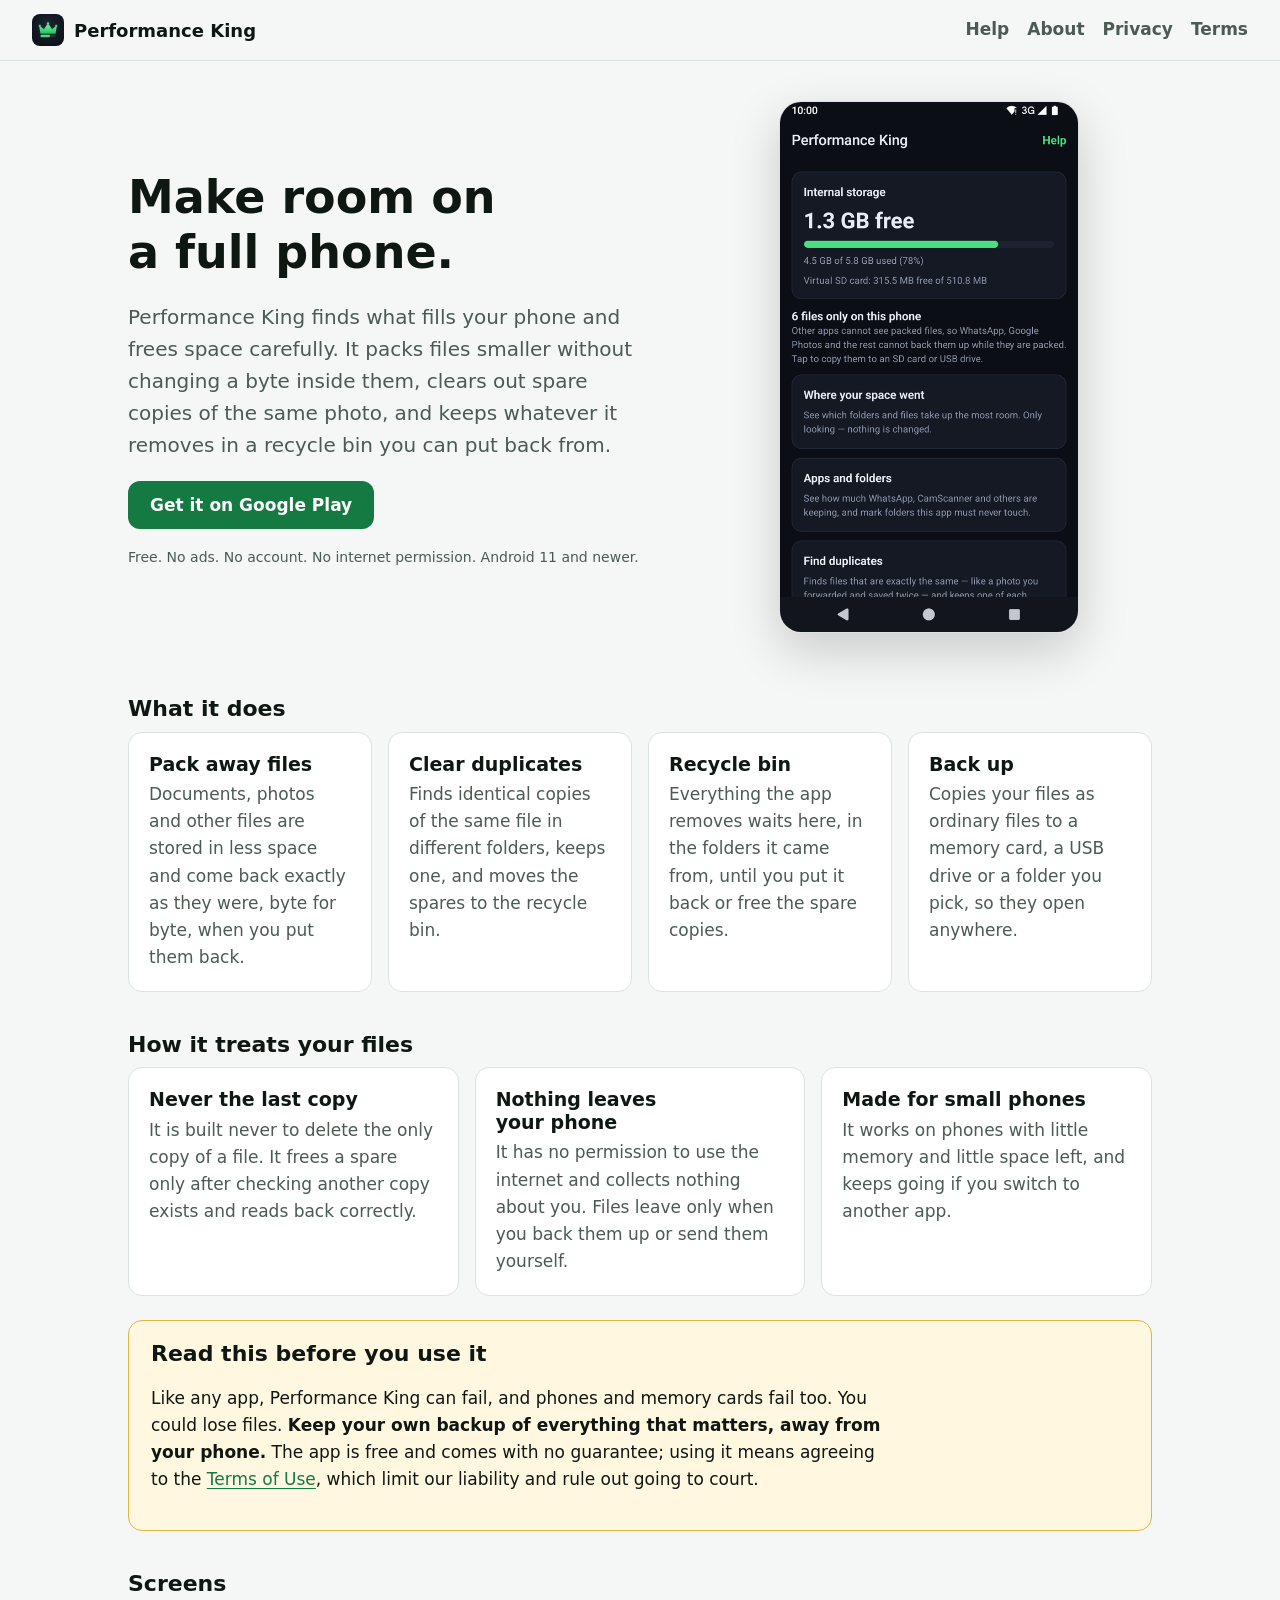
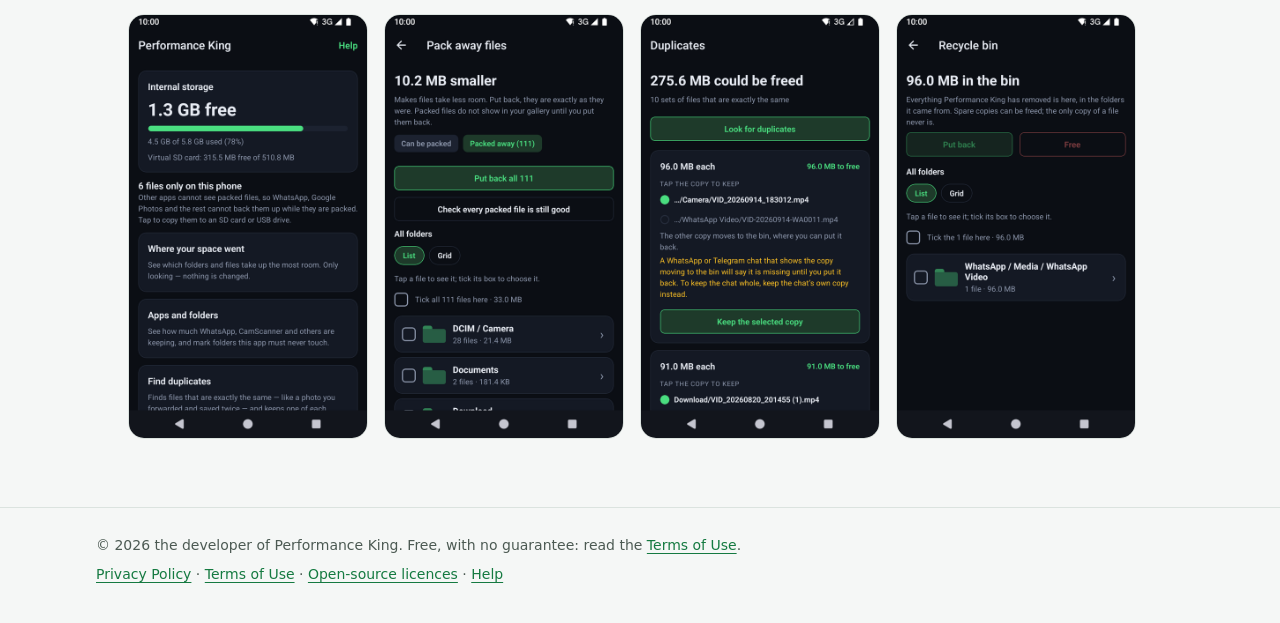
<file: index.html>
<!doctype html>
<html lang="en">
<head>
<meta charset="utf-8">
<meta name="viewport" content="width=device-width, initial-scale=1">
<title>Performance King — make room on a full phone</title>
<meta name="description" content="Performance King frees space on a full Android phone carefully: it packs files smaller, clears spare copies, and keeps a recycle bin. It never deletes the only copy of a file and has no internet access.">
<meta name="color-scheme" content="light dark">
<link rel="icon" href="img/icon-192.png">
<link rel="stylesheet" href="styles.css">
</head>
<body>
<header class="bar">
  <a class="brand" href="./"><img src="img/icon-192.png" alt="" width="32" height="32">Performance King</a>
  <nav><a href="support.html">Help</a><a href="about.html">About</a><a href="privacy.html">Privacy</a><a href="terms.html">Terms</a></nav>
</header>
<main class="wide">
<section class="hero">
  <div>
    <h1>Make room on a full phone.</h1>
    <p class="lead">Performance King finds what fills your phone and frees space carefully. It packs files smaller without changing a byte inside them, clears out spare copies of the same photo, and keeps whatever it removes in a recycle bin you can put back from.</p>
    <p><a class="cta" href="https://play.google.com/store/apps/details?id=com.performanceking.app">Get it on Google Play</a></p>
    <p class="small">Free. No ads. No account. No internet permission. Android 11 and newer.</p>
  </div>
  <img class="shot" src="img/screen-01-home.png" alt="Performance King's home screen, showing free storage and what can be done" width="300">
</section>

<h2>What it does</h2>
<div class="grid">
  <div class="card"><h3>Pack away files</h3><p>Documents, photos and other files are stored in less space and come back exactly as they were, byte for byte, when you put them back.</p></div>
  <div class="card"><h3>Clear duplicates</h3><p>Finds identical copies of the same file in different folders, keeps one, and moves the spares to the recycle bin.</p></div>
  <div class="card"><h3>Recycle bin</h3><p>Everything the app removes waits here, in the folders it came from, until you put it back or free the spare copies.</p></div>
  <div class="card"><h3>Back up</h3><p>Copies your files as ordinary files to a memory card, a USB drive or a folder you pick, so they open anywhere.</p></div>
</div>

<h2>How it treats your files</h2>
<div class="grid">
  <div class="card"><h3>Never the last copy</h3><p>It is built never to delete the only copy of a file. It frees a spare only after checking another copy exists and reads back correctly.</p></div>
  <div class="card"><h3>Nothing leaves your phone</h3><p>It has no permission to use the internet and collects nothing about you. Files leave only when you back them up or send them yourself.</p></div>
  <div class="card"><h3>Made for small phones</h3><p>It works on phones with little memory and little space left, and keeps going if you switch to another app.</p></div>
</div>

<section class="warn">
  <h2>Read this before you use it</h2>
  <p>Like any app, Performance King can fail, and phones and memory cards fail too. You could lose files. <strong>Keep your own backup of everything that matters, away from your phone.</strong> The app is free and comes with no guarantee; using it means agreeing to the <a href="terms.html">Terms of Use</a>, which limit our liability and rule out going to court.</p>
</section>

<h2>Screens</h2>
<div class="shots"><img src="img/screen-01-home.png" alt="A screen of Performance King" loading="lazy" width="240"><img src="img/screen-02-vault.png" alt="A screen of Performance King" loading="lazy" width="240"><img src="img/screen-03-duplicates.png" alt="A screen of Performance King" loading="lazy" width="240"><img src="img/screen-04-bin.png" alt="A screen of Performance King" loading="lazy" width="240"><img src="img/screen-05-onlycopy.png" alt="A screen of Performance King" loading="lazy" width="240"><img src="img/screen-06-backup.png" alt="A screen of Performance King" loading="lazy" width="240"><img src="img/screen-07-welcome.png" alt="A screen of Performance King" loading="lazy" width="240"></div>

</main>
<footer>
  <p>© 2026 the developer of Performance King. Free, with no guarantee: read the <a href="terms.html">Terms of Use</a>.</p>
  <p><a href="privacy.html">Privacy Policy</a> · <a href="terms.html">Terms of Use</a> · <a href="licenses.html">Open-source licences</a> · <a href="support.html">Help</a></p>
</footer>
</body>
</html>
</file>
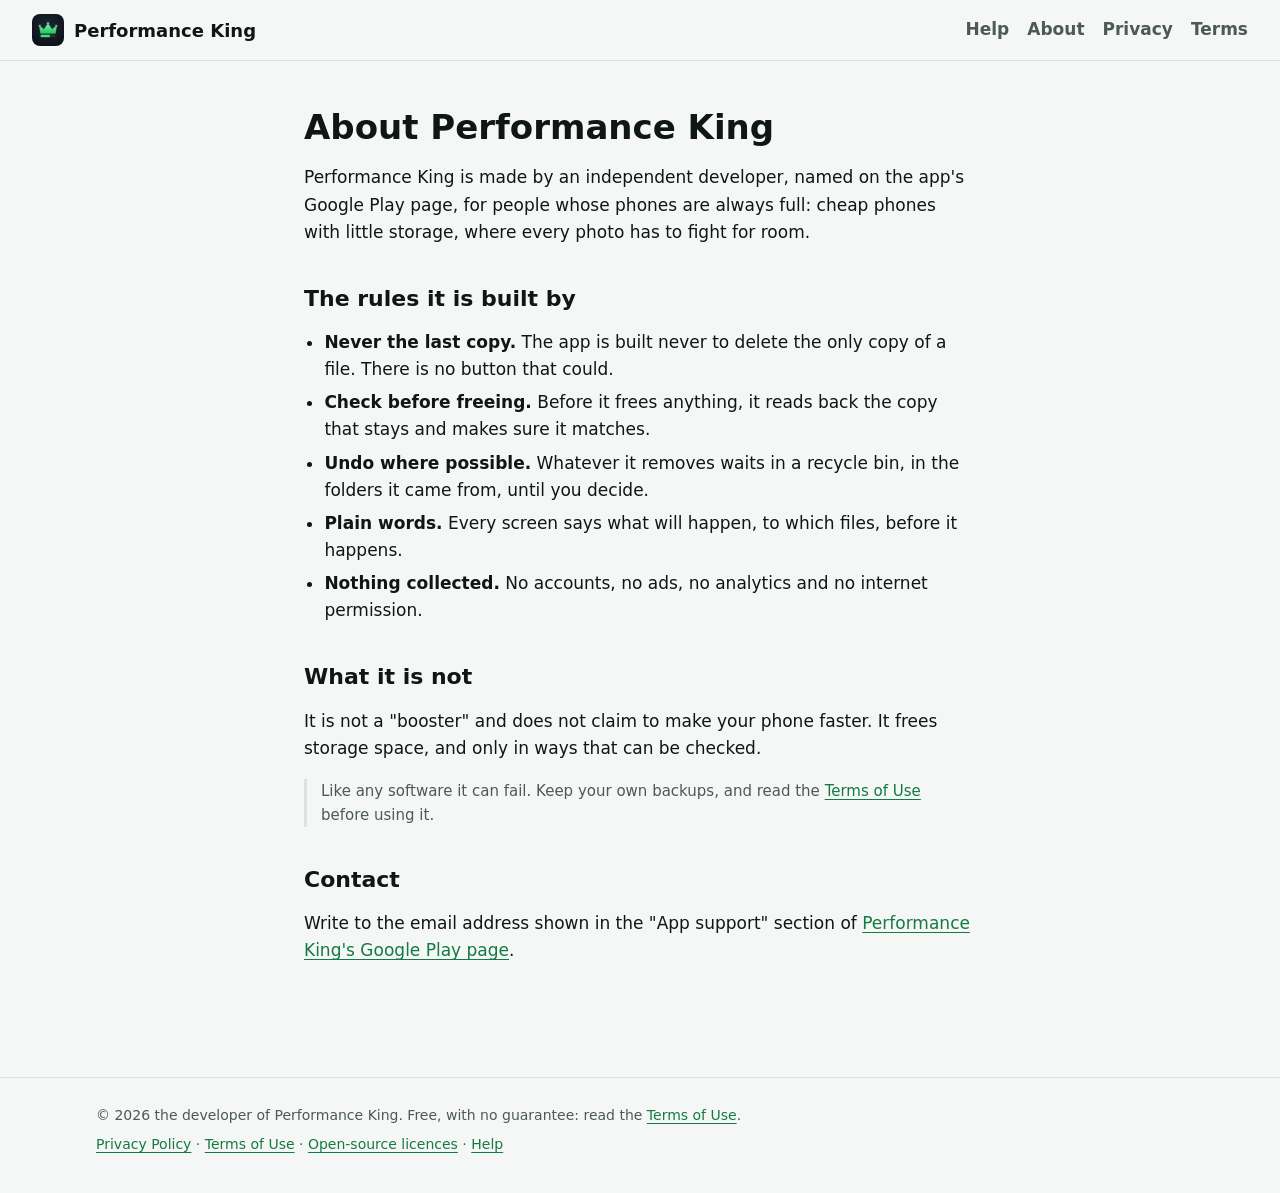
<file: about.html>
<!doctype html>
<html lang="en">
<head>
<meta charset="utf-8">
<meta name="viewport" content="width=device-width, initial-scale=1">
<title>About Performance King</title>
<meta name="description" content="Who makes Performance King, and the rules it is built by.">
<meta name="color-scheme" content="light dark">
<link rel="icon" href="img/icon-192.png">
<link rel="stylesheet" href="styles.css">
</head>
<body>
<header class="bar">
  <a class="brand" href="./"><img src="img/icon-192.png" alt="" width="32" height="32">Performance King</a>
  <nav><a href="support.html">Help</a><a href="about.html">About</a><a href="privacy.html">Privacy</a><a href="terms.html">Terms</a></nav>
</header>
<main class="doc">
<h1>About Performance King</h1>
<p>Performance King is made by an independent developer, named on the app's Google Play page, for people whose phones are always full: cheap phones with little storage, where every photo has to fight for room.</p>
<h2>The rules it is built by</h2>
<ul>
  <li><strong>Never the last copy.</strong> The app is built never to delete the only copy of a file. There is no button that could.</li>
  <li><strong>Check before freeing.</strong> Before it frees anything, it reads back the copy that stays and makes sure it matches.</li>
  <li><strong>Undo where possible.</strong> Whatever it removes waits in a recycle bin, in the folders it came from, until you decide.</li>
  <li><strong>Plain words.</strong> Every screen says what will happen, to which files, before it happens.</li>
  <li><strong>Nothing collected.</strong> No accounts, no ads, no analytics and no internet permission.</li>
</ul>
<h2>What it is not</h2>
<p>It is not a "booster" and does not claim to make your phone faster. It frees storage space, and only in ways that can be checked.</p>
<p class="note">Like any software it can fail. Keep your own backups, and read the <a href="terms.html">Terms of Use</a> before using it.</p>
<h2>Contact</h2>
<p>Write to the email address shown in the "App support" section of <a href="https://play.google.com/store/apps/details?id=com.performanceking.app">Performance King's Google Play page</a>.</p>
</main>
<footer>
  <p>© 2026 the developer of Performance King. Free, with no guarantee: read the <a href="terms.html">Terms of Use</a>.</p>
  <p><a href="privacy.html">Privacy Policy</a> · <a href="terms.html">Terms of Use</a> · <a href="licenses.html">Open-source licences</a> · <a href="support.html">Help</a></p>
</footer>
</body>
</html>
</file>
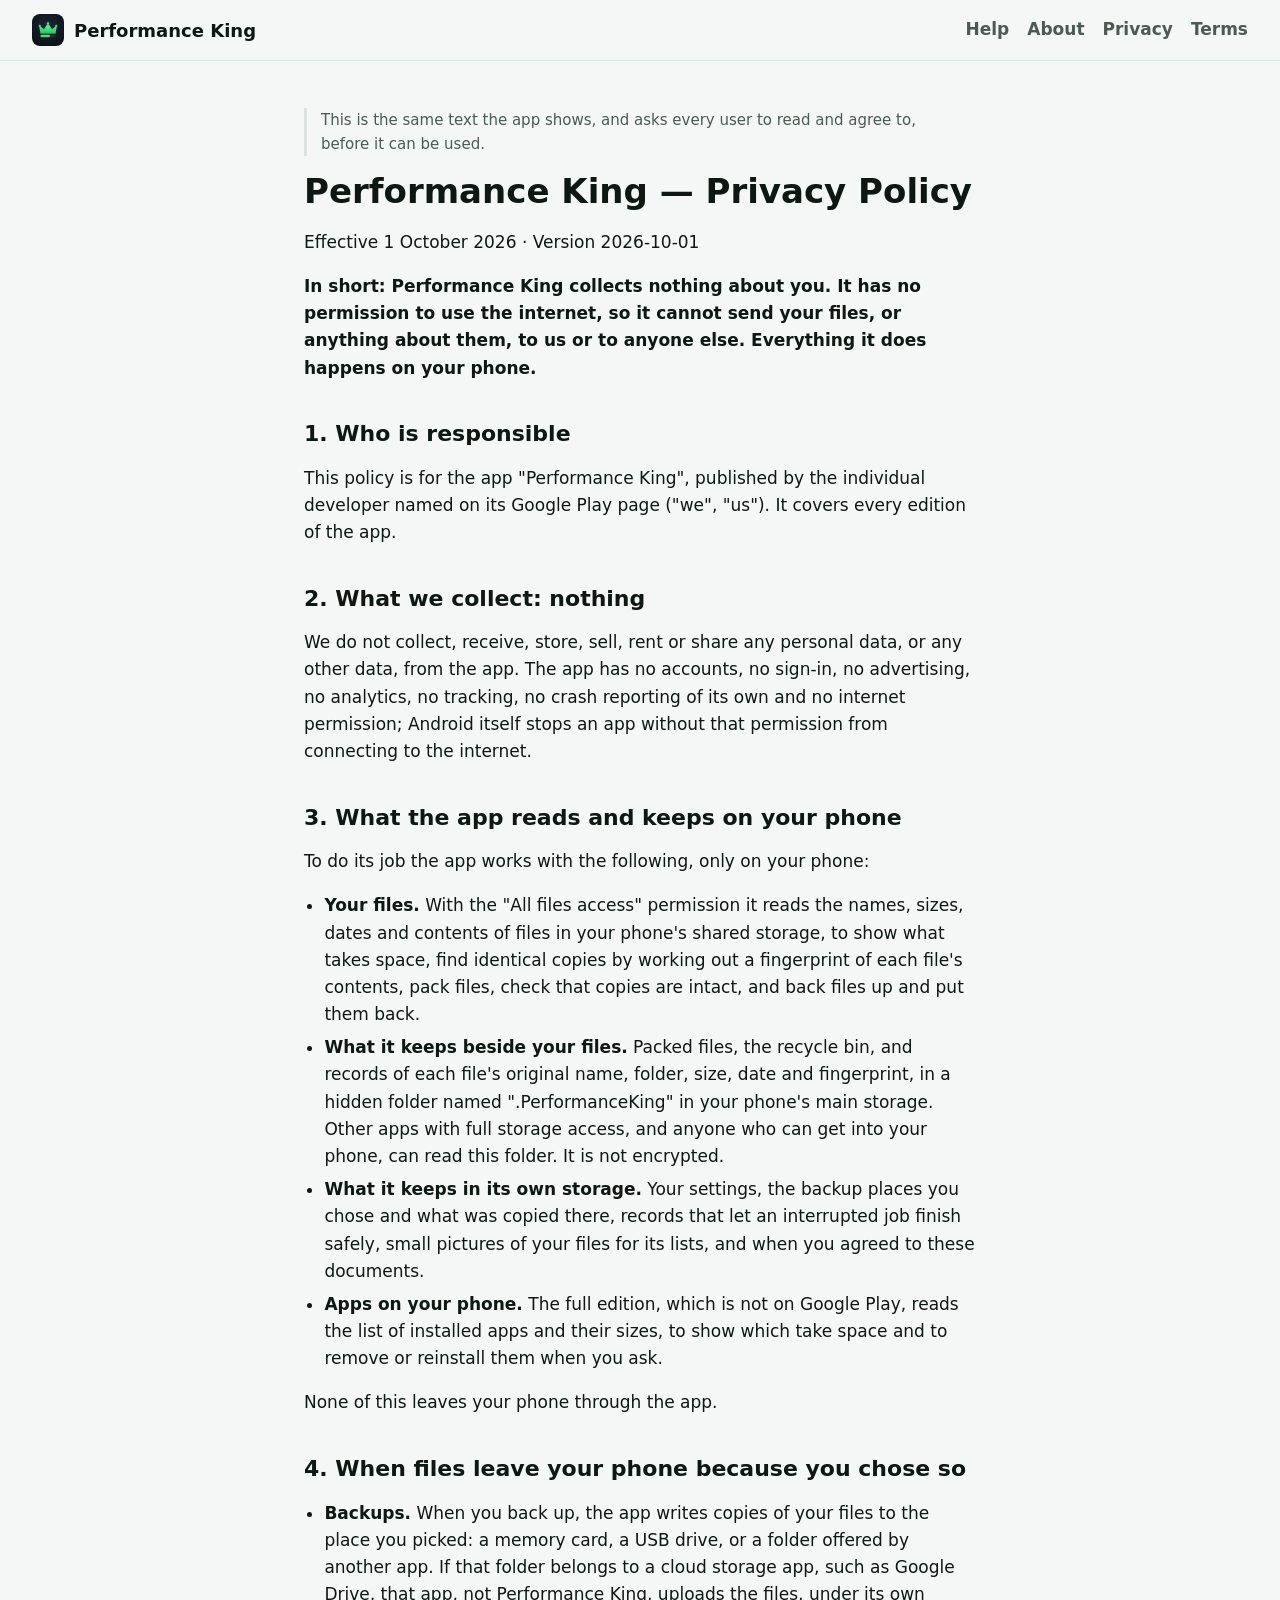
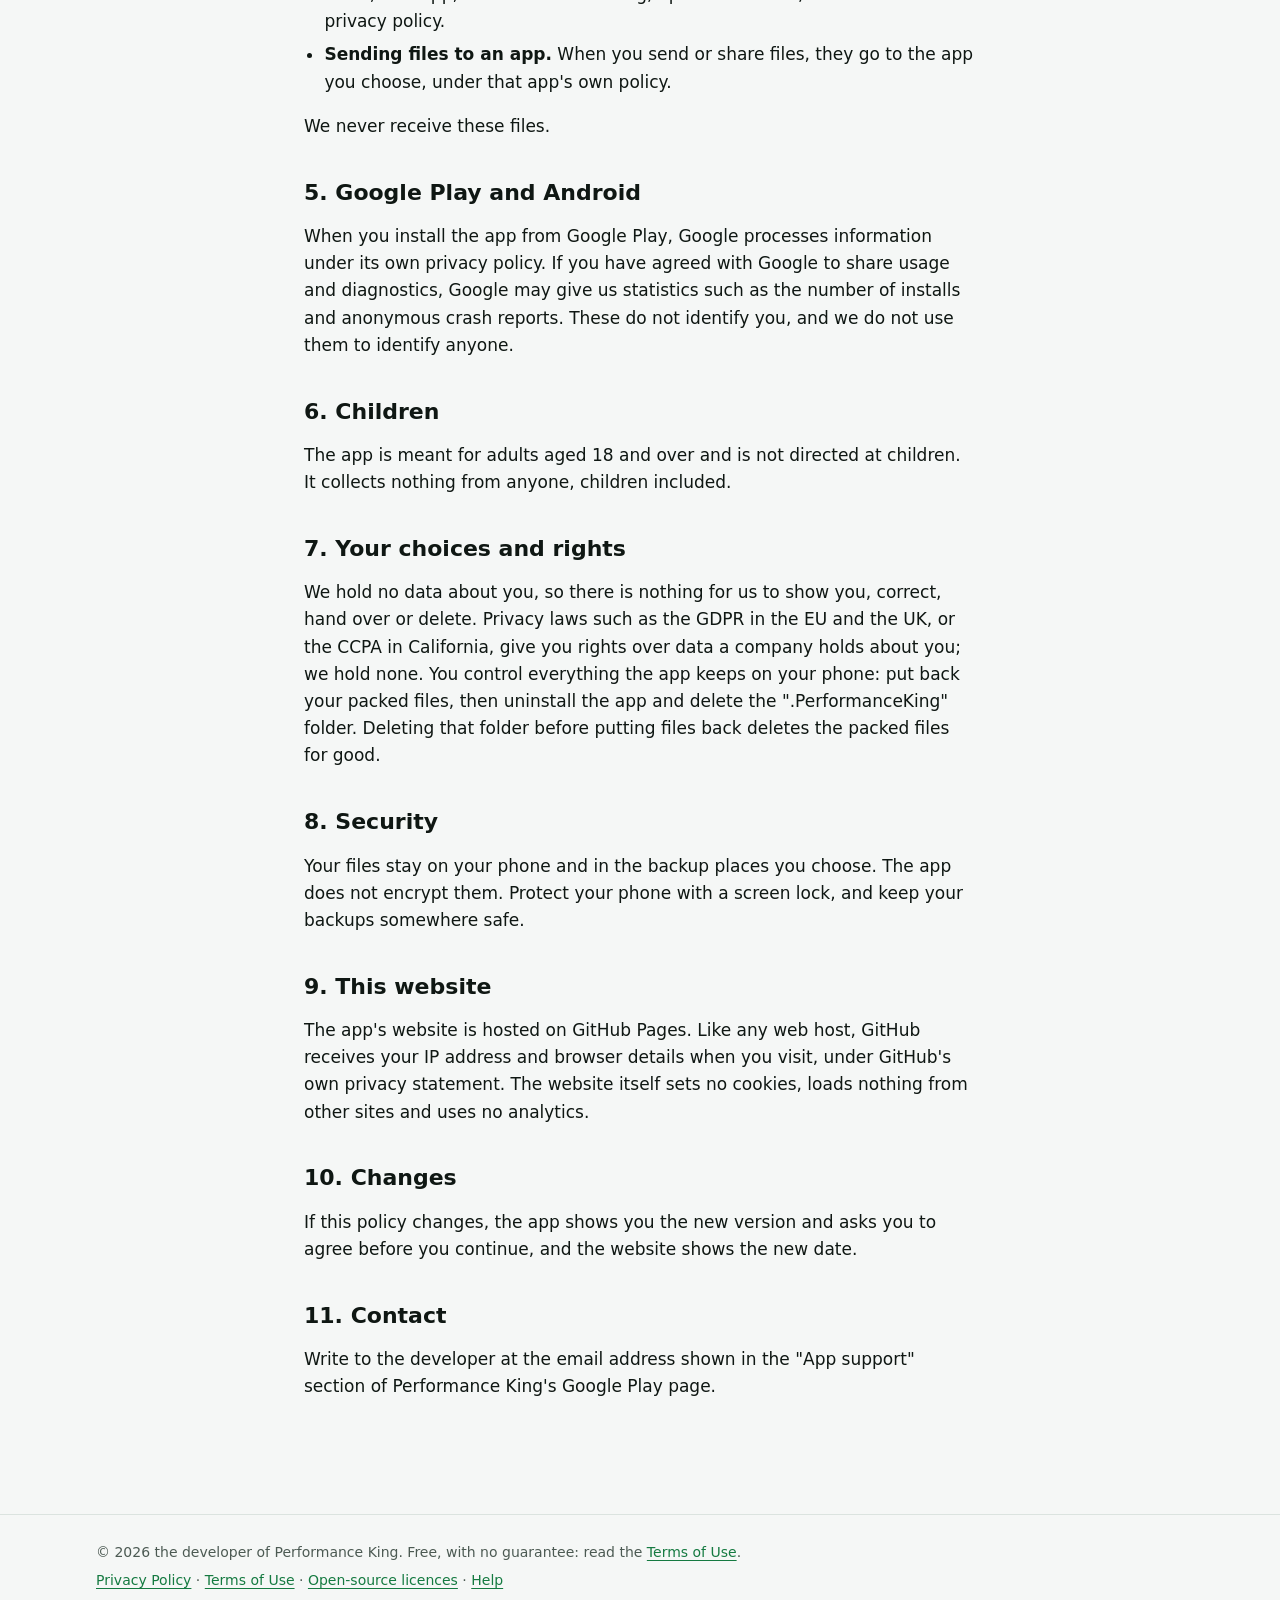
<file: privacy.html>
<!doctype html>
<html lang="en">
<head>
<meta charset="utf-8">
<meta name="viewport" content="width=device-width, initial-scale=1">
<title>Privacy Policy — Performance King</title>
<meta name="description" content="Performance King collects nothing and has no internet permission.">
<meta name="color-scheme" content="light dark">
<link rel="icon" href="img/icon-192.png">
<link rel="stylesheet" href="styles.css">
</head>
<body>
<header class="bar">
  <a class="brand" href="./"><img src="img/icon-192.png" alt="" width="32" height="32">Performance King</a>
  <nav><a href="support.html">Help</a><a href="about.html">About</a><a href="privacy.html">Privacy</a><a href="terms.html">Terms</a></nav>
</header>
<main class="doc">
<p class="note">This is the same text the app shows, and asks every user to read and agree to, before it can be used.</p>
<h1>Performance King — Privacy Policy</h1>
<p>Effective 1 October 2026 · Version 2026-10-01</p>
<p><strong>In short: Performance King collects nothing about you. It has no permission to use the internet, so it cannot send your files, or anything about them, to us or to anyone else. Everything it does happens on your phone.</strong></p>
<h2>1. Who is responsible</h2>
<p>This policy is for the app &quot;Performance King&quot;, published by the individual developer named on its Google Play page (&quot;we&quot;, &quot;us&quot;). It covers every edition of the app.</p>
<h2>2. What we collect: nothing</h2>
<p>We do not collect, receive, store, sell, rent or share any personal data, or any other data, from the app. The app has no accounts, no sign-in, no advertising, no analytics, no tracking, no crash reporting of its own and no internet permission; Android itself stops an app without that permission from connecting to the internet.</p>
<h2>3. What the app reads and keeps on your phone</h2>
<p>To do its job the app works with the following, only on your phone:</p>
<ul><li><strong>Your files.</strong> With the &quot;All files access&quot; permission it reads the names, sizes, dates and contents of files in your phone's shared storage, to show what takes space, find identical copies by working out a fingerprint of each file's contents, pack files, check that copies are intact, and back files up and put them back.</li>
<li><strong>What it keeps beside your files.</strong> Packed files, the recycle bin, and records of each file's original name, folder, size, date and fingerprint, in a hidden folder named &quot;.PerformanceKing&quot; in your phone's main storage. Other apps with full storage access, and anyone who can get into your phone, can read this folder. It is not encrypted.</li>
<li><strong>What it keeps in its own storage.</strong> Your settings, the backup places you chose and what was copied there, records that let an interrupted job finish safely, small pictures of your files for its lists, and when you agreed to these documents.</li>
<li><strong>Apps on your phone.</strong> The full edition, which is not on Google Play, reads the list of installed apps and their sizes, to show which take space and to remove or reinstall them when you ask.</li>
</ul>
<p>None of this leaves your phone through the app.</p>
<h2>4. When files leave your phone because you chose so</h2>
<ul><li><strong>Backups.</strong> When you back up, the app writes copies of your files to the place you picked: a memory card, a USB drive, or a folder offered by another app. If that folder belongs to a cloud storage app, such as Google Drive, that app, not Performance King, uploads the files, under its own privacy policy.</li>
<li><strong>Sending files to an app.</strong> When you send or share files, they go to the app you choose, under that app's own policy.</li>
</ul>
<p>We never receive these files.</p>
<h2>5. Google Play and Android</h2>
<p>When you install the app from Google Play, Google processes information under its own privacy policy. If you have agreed with Google to share usage and diagnostics, Google may give us statistics such as the number of installs and anonymous crash reports. These do not identify you, and we do not use them to identify anyone.</p>
<h2>6. Children</h2>
<p>The app is meant for adults aged 18 and over and is not directed at children. It collects nothing from anyone, children included.</p>
<h2>7. Your choices and rights</h2>
<p>We hold no data about you, so there is nothing for us to show you, correct, hand over or delete. Privacy laws such as the GDPR in the EU and the UK, or the CCPA in California, give you rights over data a company holds about you; we hold none. You control everything the app keeps on your phone: put back your packed files, then uninstall the app and delete the &quot;.PerformanceKing&quot; folder. Deleting that folder before putting files back deletes the packed files for good.</p>
<h2>8. Security</h2>
<p>Your files stay on your phone and in the backup places you choose. The app does not encrypt them. Protect your phone with a screen lock, and keep your backups somewhere safe.</p>
<h2>9. This website</h2>
<p>The app's website is hosted on GitHub Pages. Like any web host, GitHub receives your IP address and browser details when you visit, under GitHub's own privacy statement. The website itself sets no cookies, loads nothing from other sites and uses no analytics.</p>
<h2>10. Changes</h2>
<p>If this policy changes, the app shows you the new version and asks you to agree before you continue, and the website shows the new date.</p>
<h2>11. Contact</h2>
<p>Write to the developer at the email address shown in the &quot;App support&quot; section of Performance King's Google Play page.</p>
</main>
<footer>
  <p>© 2026 the developer of Performance King. Free, with no guarantee: read the <a href="terms.html">Terms of Use</a>.</p>
  <p><a href="privacy.html">Privacy Policy</a> · <a href="terms.html">Terms of Use</a> · <a href="licenses.html">Open-source licences</a> · <a href="support.html">Help</a></p>
</footer>
</body>
</html>
</file>
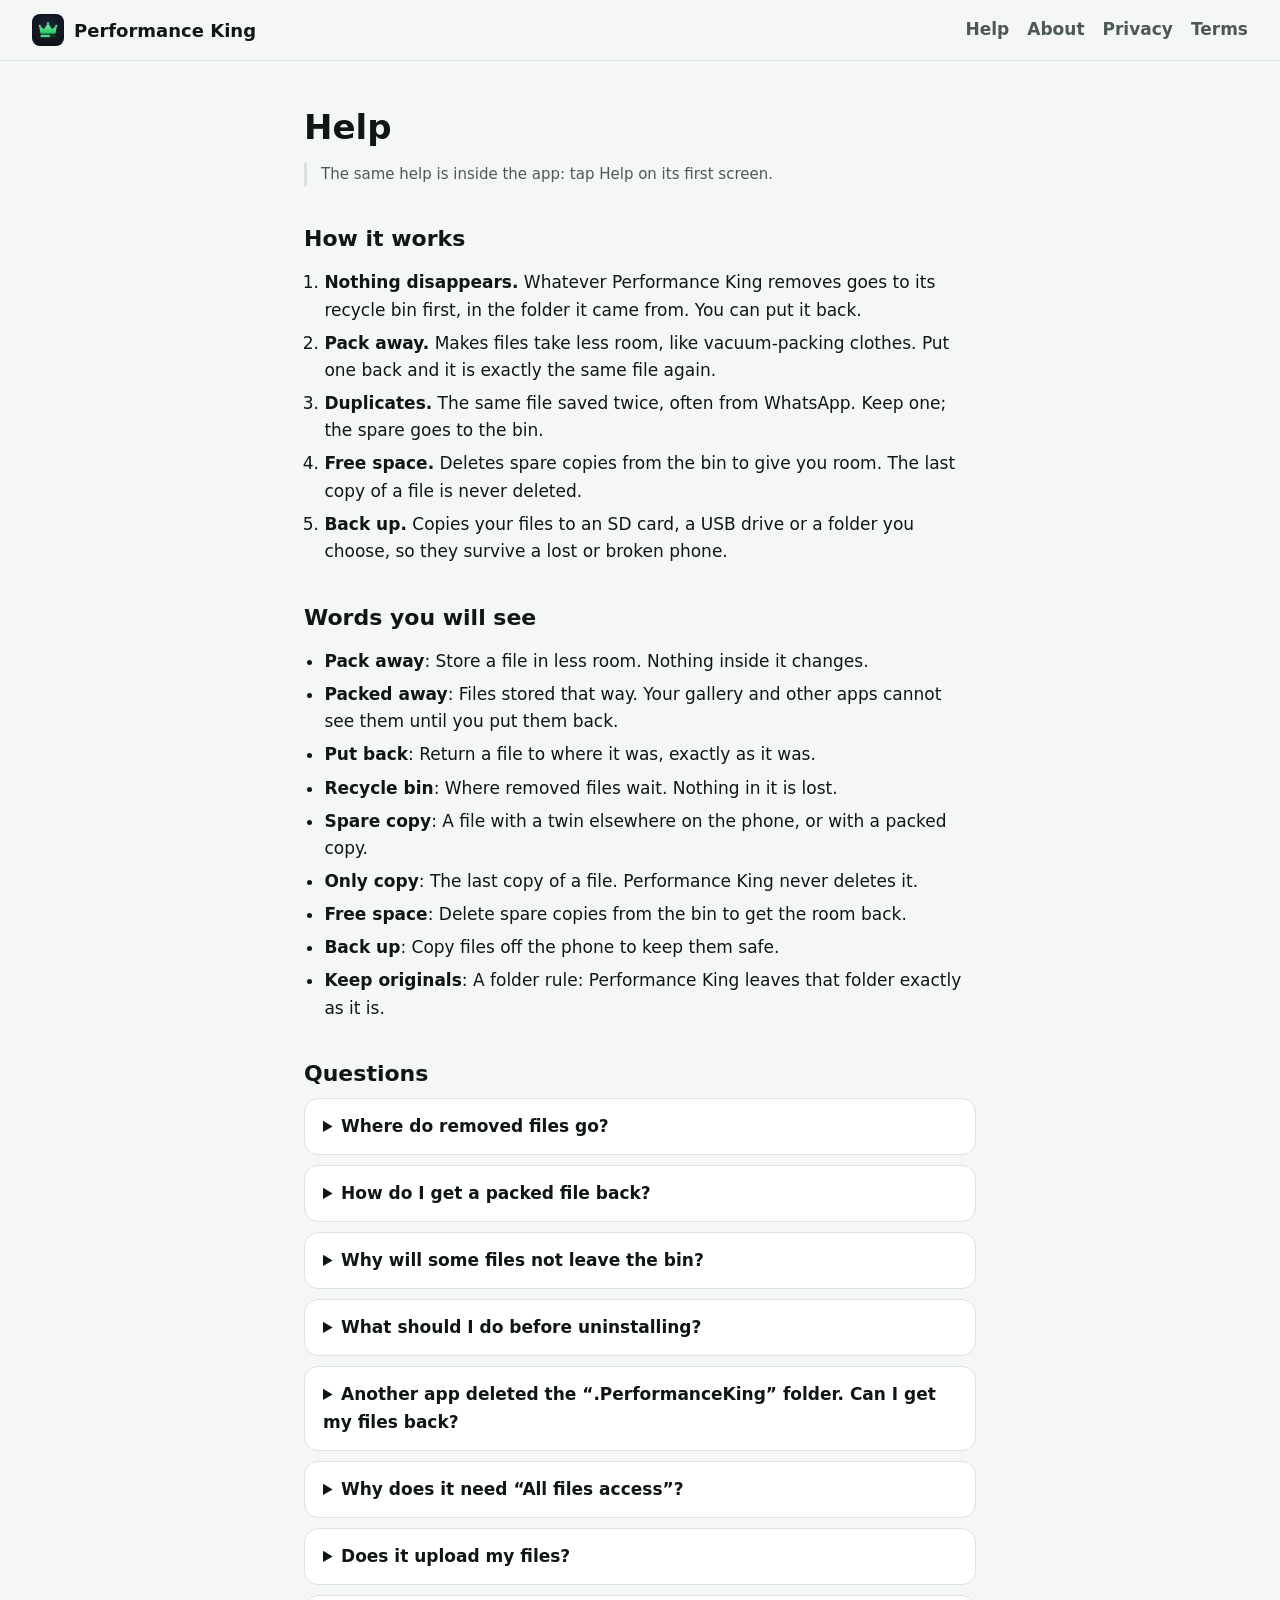
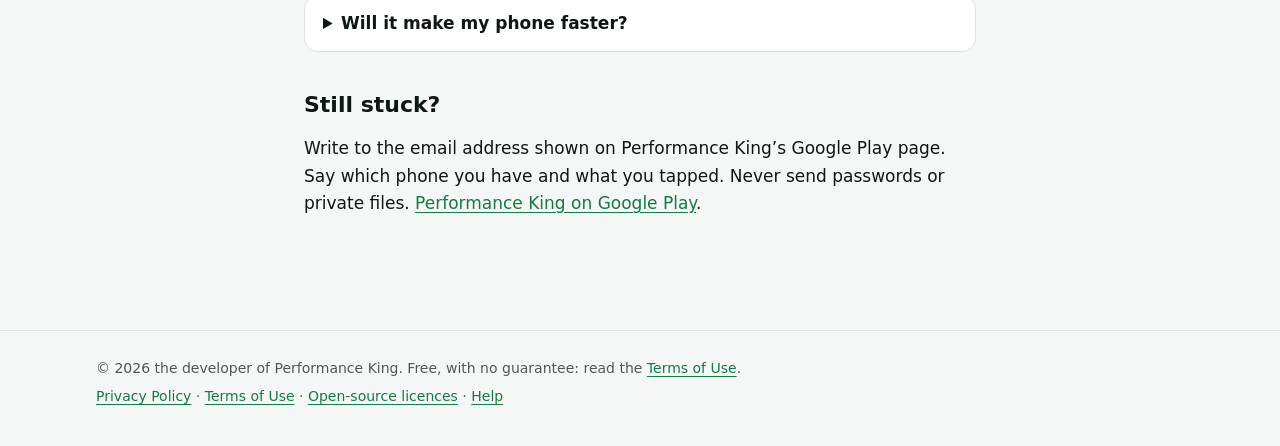
<file: support.html>
<!doctype html>
<html lang="en">
<head>
<meta charset="utf-8">
<meta name="viewport" content="width=device-width, initial-scale=1">
<title>Help — Performance King</title>
<meta name="description" content="How Performance King works, the words it uses, and answers about putting files back, the recycle bin and permissions.">
<meta name="color-scheme" content="light dark">
<link rel="icon" href="img/icon-192.png">
<link rel="stylesheet" href="styles.css">
</head>
<body>
<header class="bar">
  <a class="brand" href="./"><img src="img/icon-192.png" alt="" width="32" height="32">Performance King</a>
  <nav><a href="support.html">Help</a><a href="about.html">About</a><a href="privacy.html">Privacy</a><a href="terms.html">Terms</a></nav>
</header>
<main class="doc">
<h1>Help</h1>
<p class="note">The same help is inside the app: tap Help on its first screen.</p>
<h2>How it works</h2>
<ol>
  <li><strong>Nothing disappears.</strong> Whatever Performance King removes goes to its recycle bin first, in the folder it came from. You can put it back.</li>
  <li><strong>Pack away.</strong> Makes files take less room, like vacuum-packing clothes. Put one back and it is exactly the same file again.</li>
  <li><strong>Duplicates.</strong> The same file saved twice, often from WhatsApp. Keep one; the spare goes to the bin.</li>
  <li><strong>Free space.</strong> Deletes spare copies from the bin to give you room. The last copy of a file is never deleted.</li>
  <li><strong>Back up.</strong> Copies your files to an SD card, a USB drive or a folder you choose, so they survive a lost or broken phone.</li>
</ol>
<h2>Words you will see</h2>
<ul>
  <li><strong>Pack away</strong>: Store a file in less room. Nothing inside it changes.</li>
  <li><strong>Packed away</strong>: Files stored that way. Your gallery and other apps cannot see them until you put them back.</li>
  <li><strong>Put back</strong>: Return a file to where it was, exactly as it was.</li>
  <li><strong>Recycle bin</strong>: Where removed files wait. Nothing in it is lost.</li>
  <li><strong>Spare copy</strong>: A file with a twin elsewhere on the phone, or with a packed copy.</li>
  <li><strong>Only copy</strong>: The last copy of a file. Performance King never deletes it.</li>
  <li><strong>Free space</strong>: Delete spare copies from the bin to get the room back.</li>
  <li><strong>Back up</strong>: Copy files off the phone to keep them safe.</li>
  <li><strong>Keep originals</strong>: A folder rule: Performance King leaves that folder exactly as it is.</li>
</ul>
<h2>Questions</h2>
<details><summary>Where do removed files go?</summary><p>Into the recycle bin, in the folders they came from. Open Recycle bin, tick them and tap Put back.</p></details>
<details><summary>How do I get a packed file back?</summary><p>Open Pack away files, then Packed away. Tick it and tap Put back. It returns to its folder exactly as it was.</p></details>
<details><summary>Why will some files not leave the bin?</summary><p>They are the only copy, and Performance King never deletes the last copy of a file. If you really want one gone, put it back and delete it in your phone’s Files app.</p></details>
<details><summary>What should I do before uninstalling?</summary><p>Put back everything you packed (Pack away files, Packed away, Put back all). Uninstalling keeps the hidden “.PerformanceKing” folder, but only Performance King can put packed files back.</p></details>
<details><summary>Another app deleted the “.PerformanceKing” folder. Can I get my files back?</summary><p>Only from your own backup. That folder holds your packed files and the recycle bin, which is why a backup away from the phone matters.</p></details>
<details><summary>Why does it need “All files access”?</summary><p>To find copies and large files in every folder, and to put files back exactly where they were. It has no internet access, so nothing it reads leaves your phone.</p></details>
<details><summary>Does it upload my files?</summary><p>No. It cannot use the internet. Files leave the phone only when you back them up or send them somewhere yourself.</p></details>
<details><summary>Will it make my phone faster?</summary><p>It frees storage space. A full phone often works badly, so space can help, but Performance King promises nothing about speed.</p></details>
<h2>Still stuck?</h2>
<p>Write to the email address shown on Performance King’s Google Play page. Say which phone you have and what you tapped. Never send passwords or private files. <a href="https://play.google.com/store/apps/details?id=com.performanceking.app">Performance King on Google Play</a>.</p>
</main>
<footer>
  <p>© 2026 the developer of Performance King. Free, with no guarantee: read the <a href="terms.html">Terms of Use</a>.</p>
  <p><a href="privacy.html">Privacy Policy</a> · <a href="terms.html">Terms of Use</a> · <a href="licenses.html">Open-source licences</a> · <a href="support.html">Help</a></p>
</footer>
</body>
</html>
</file>
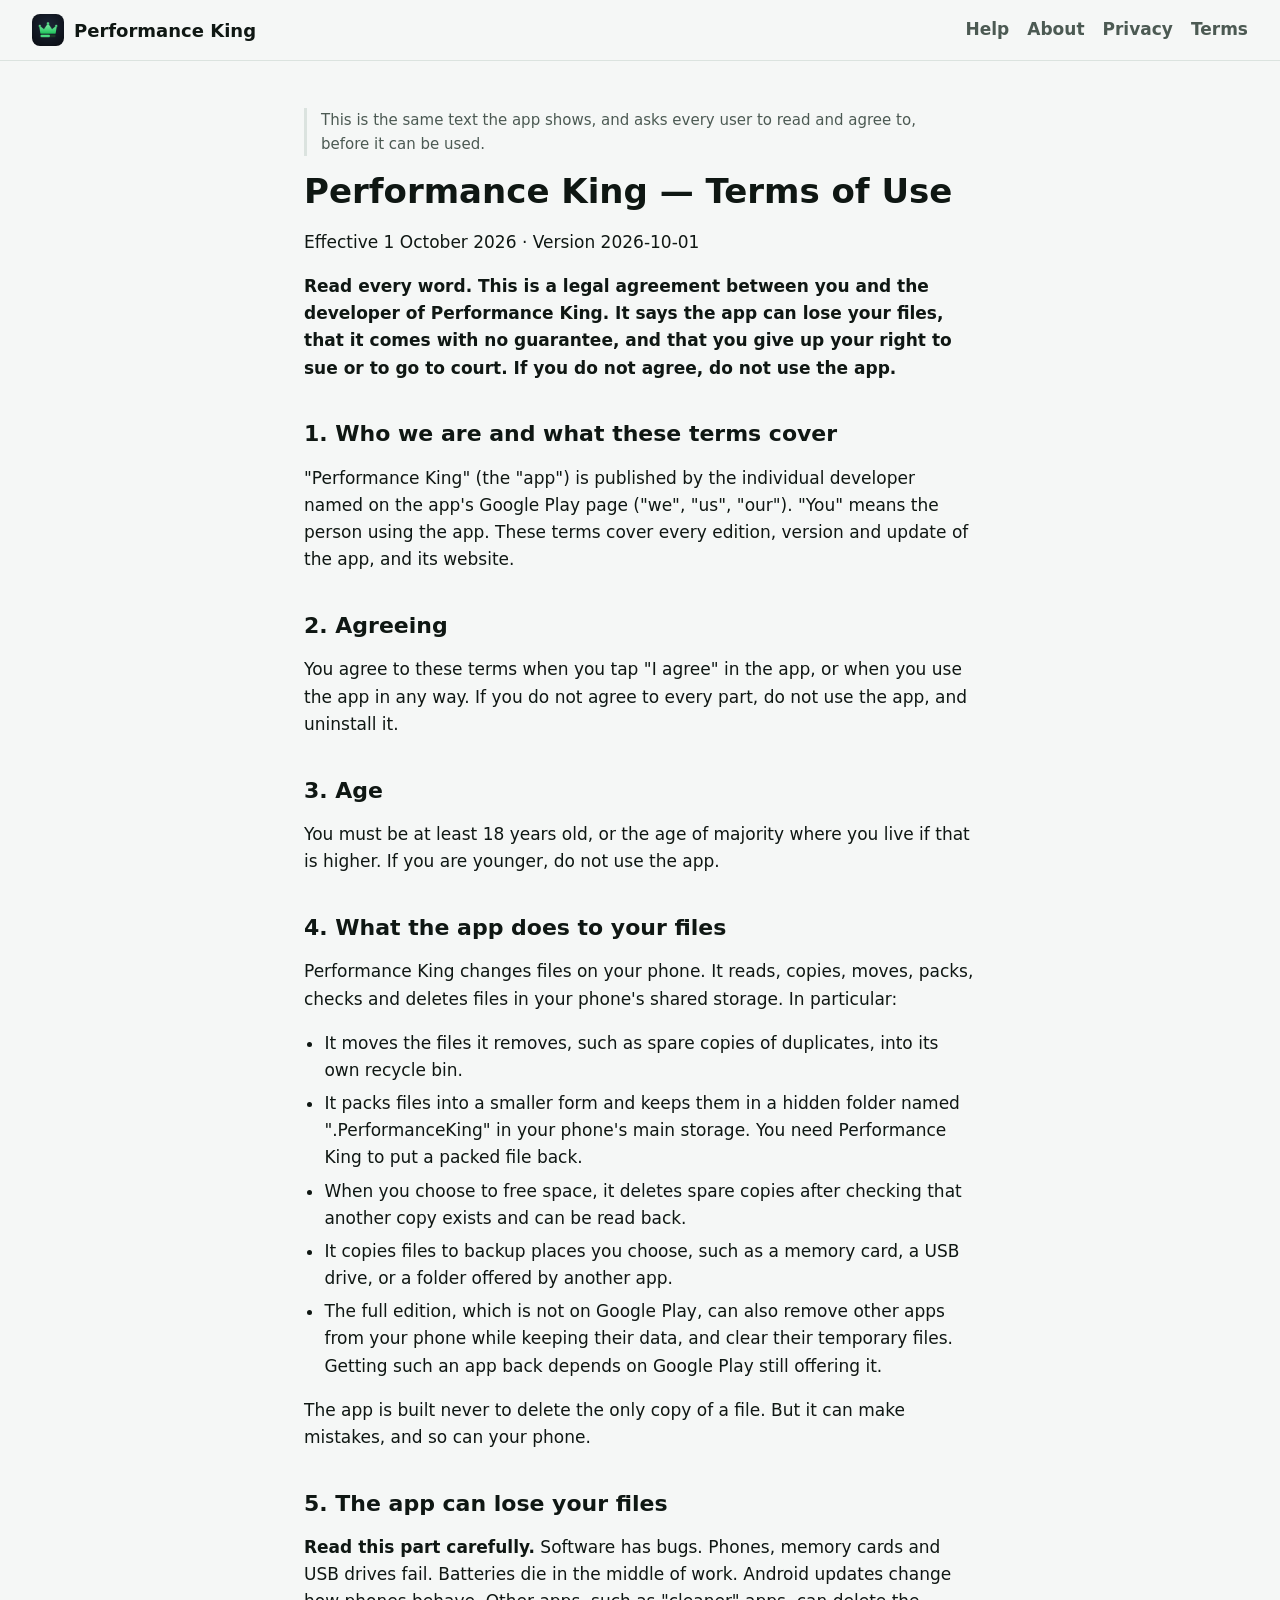
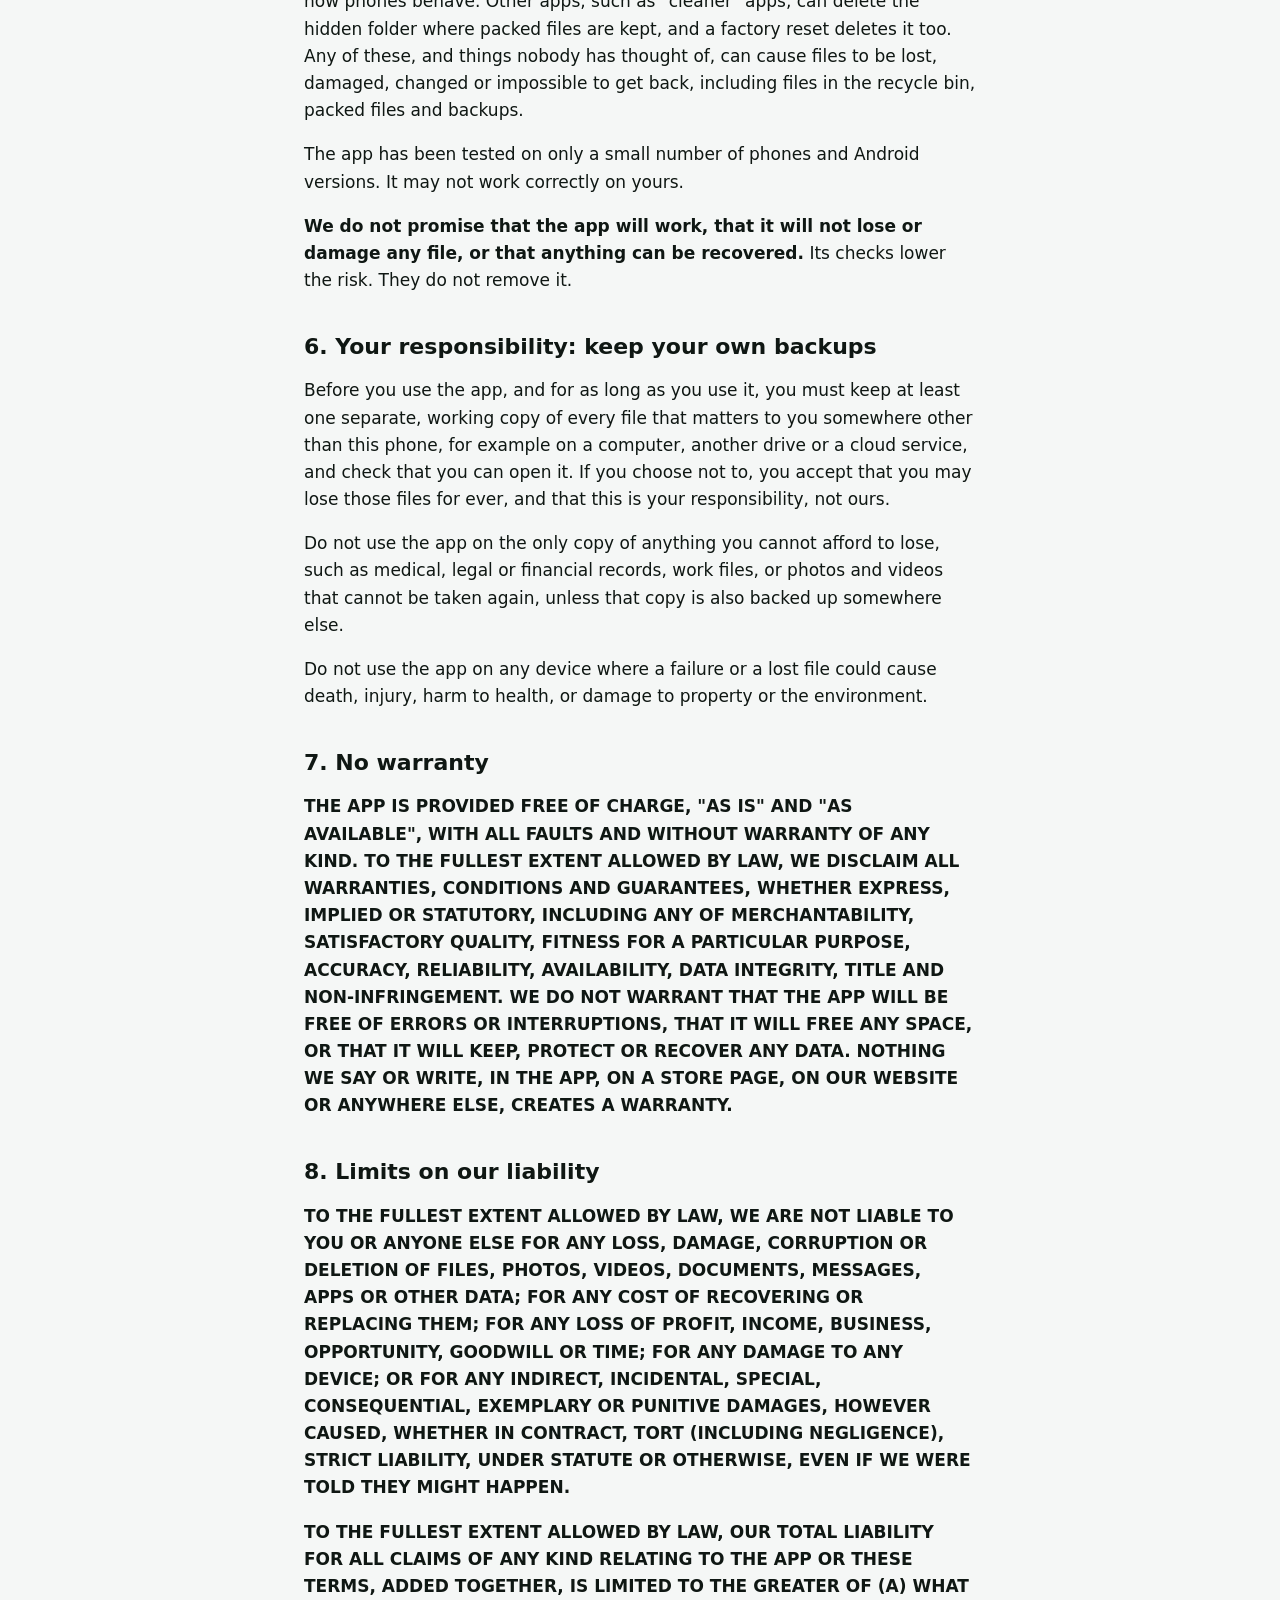
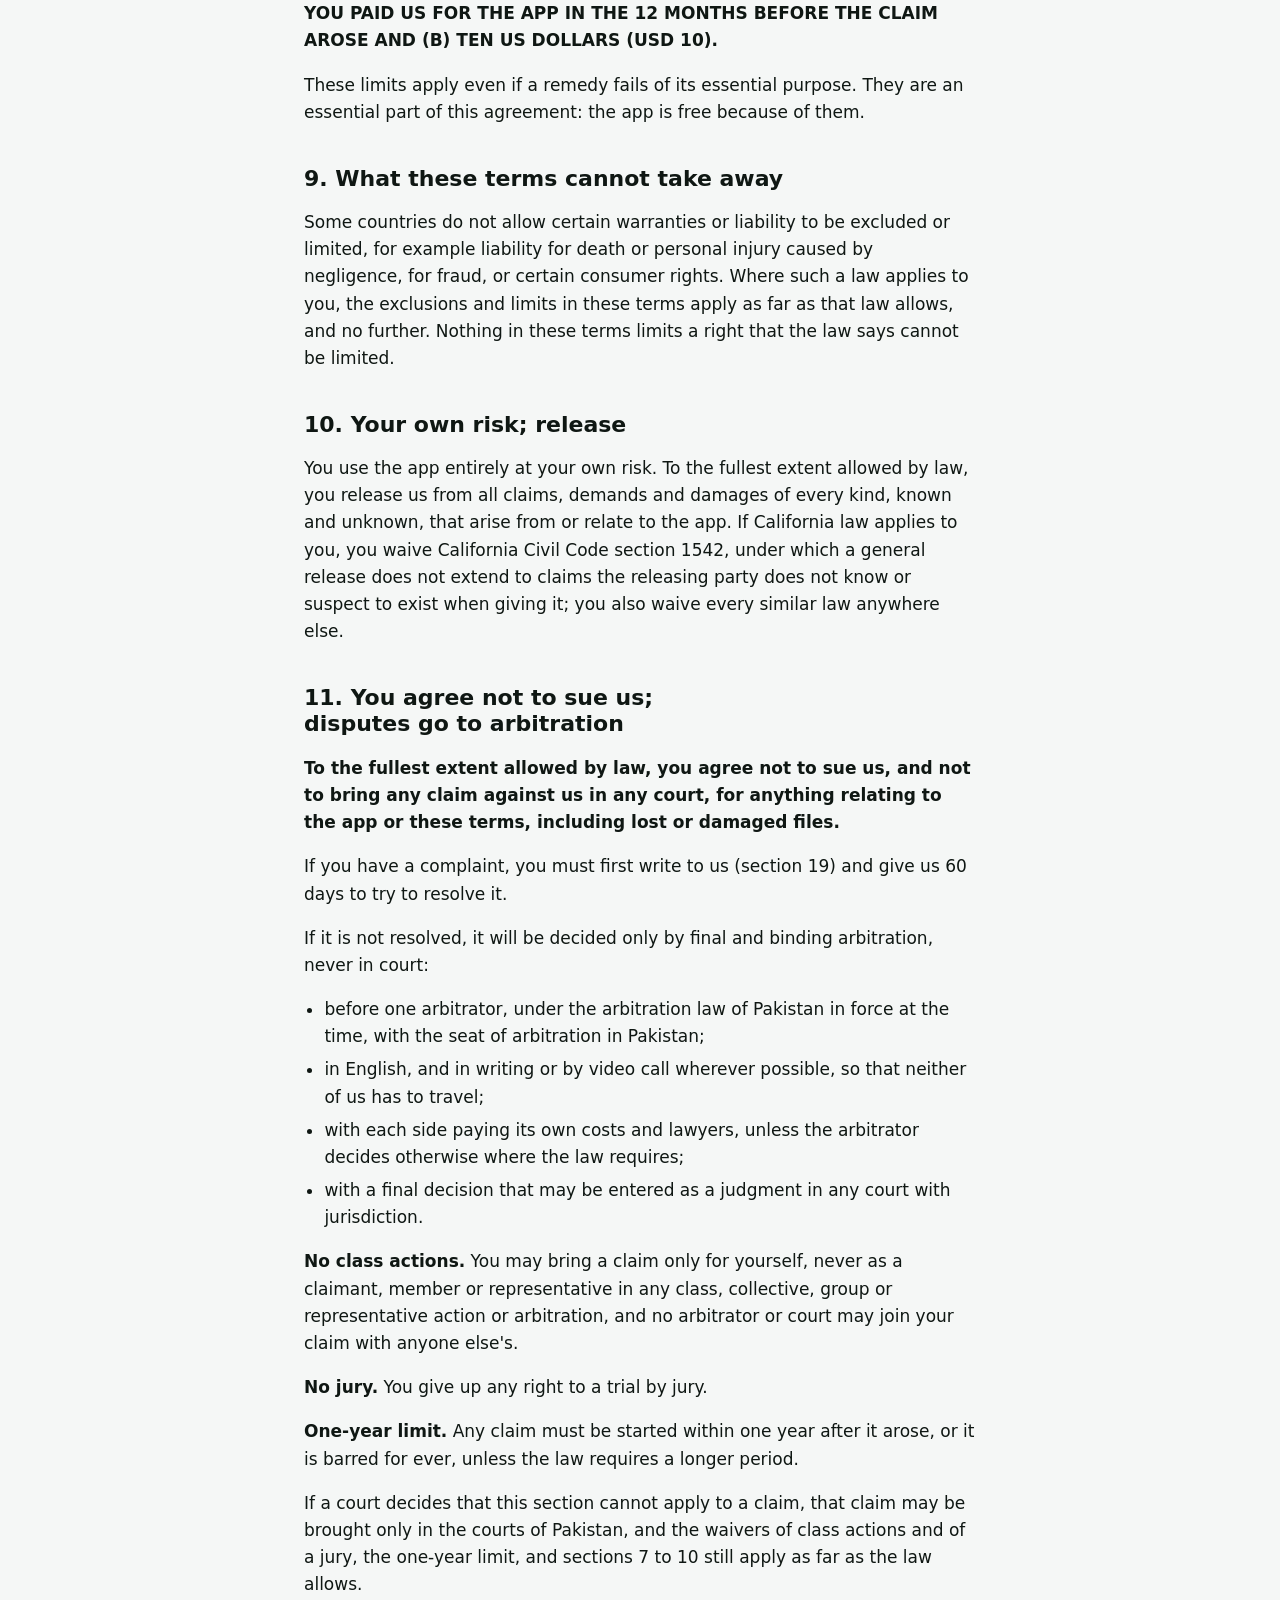
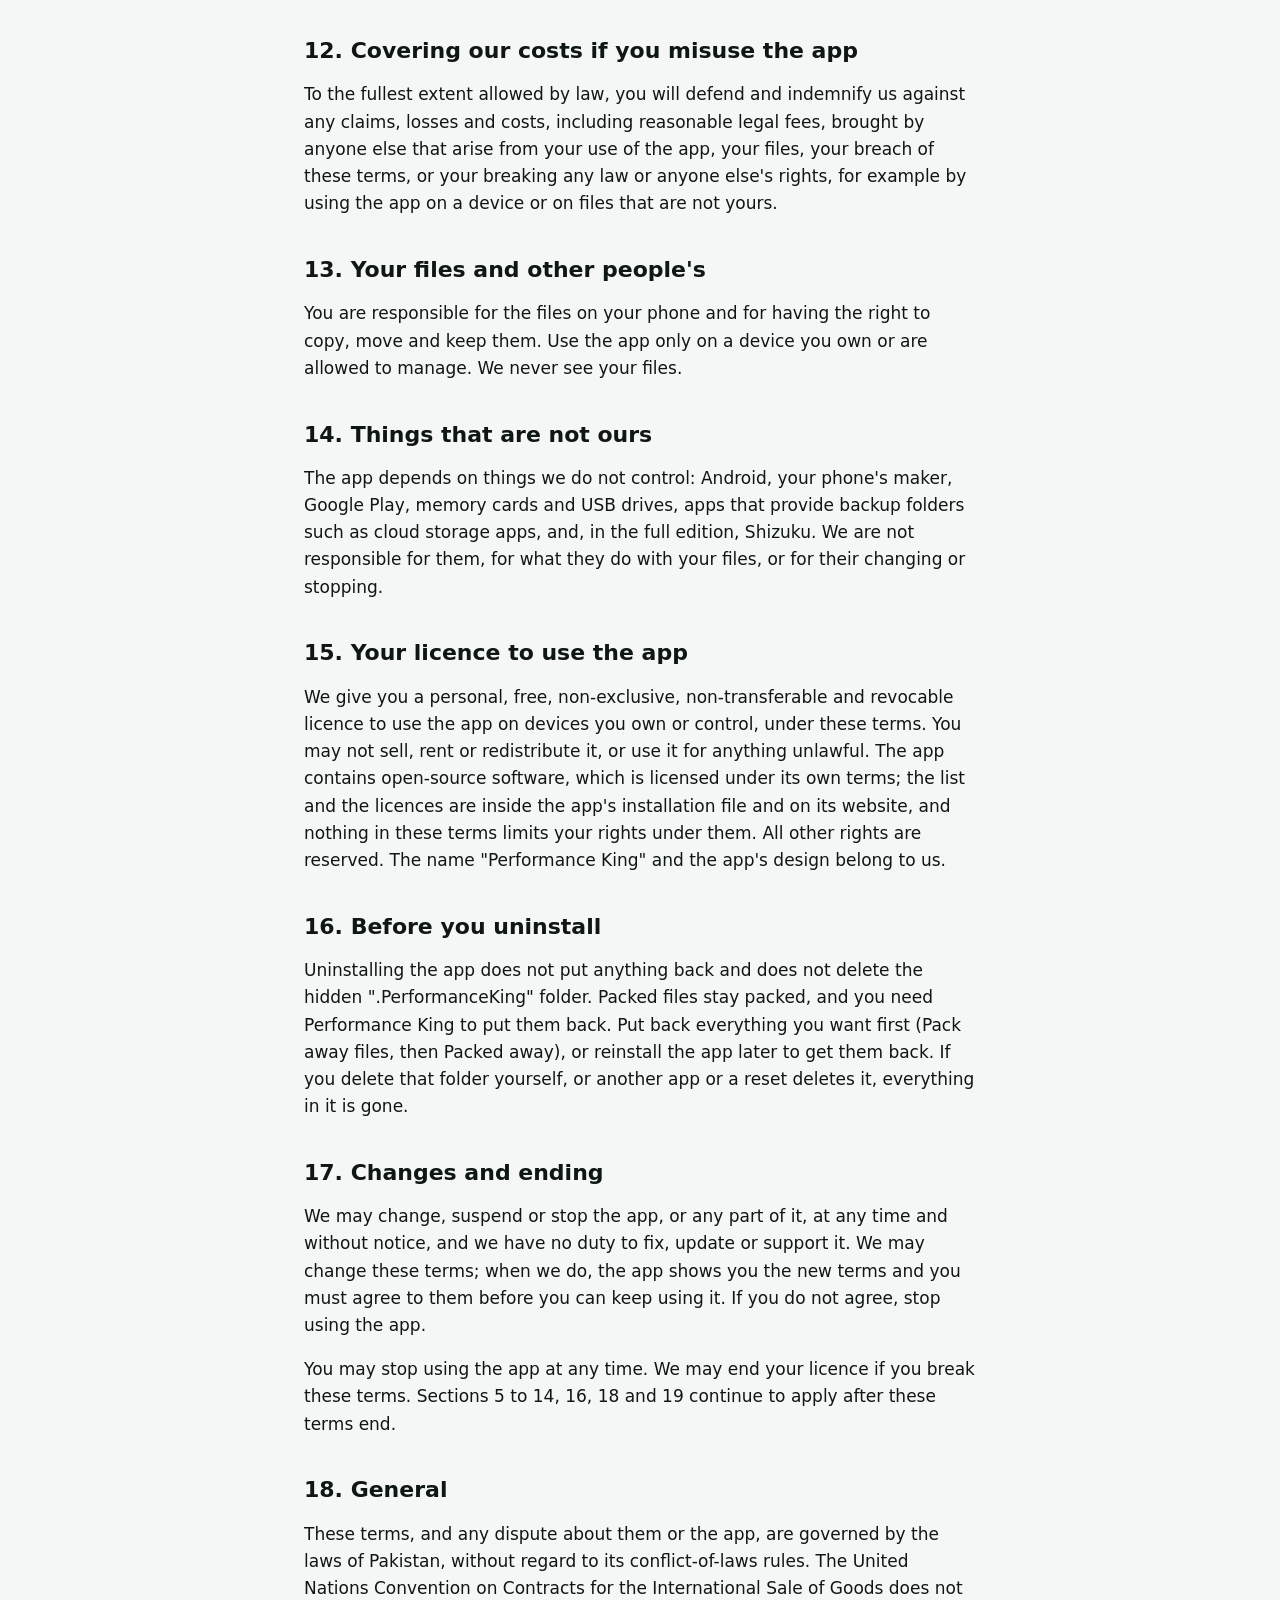
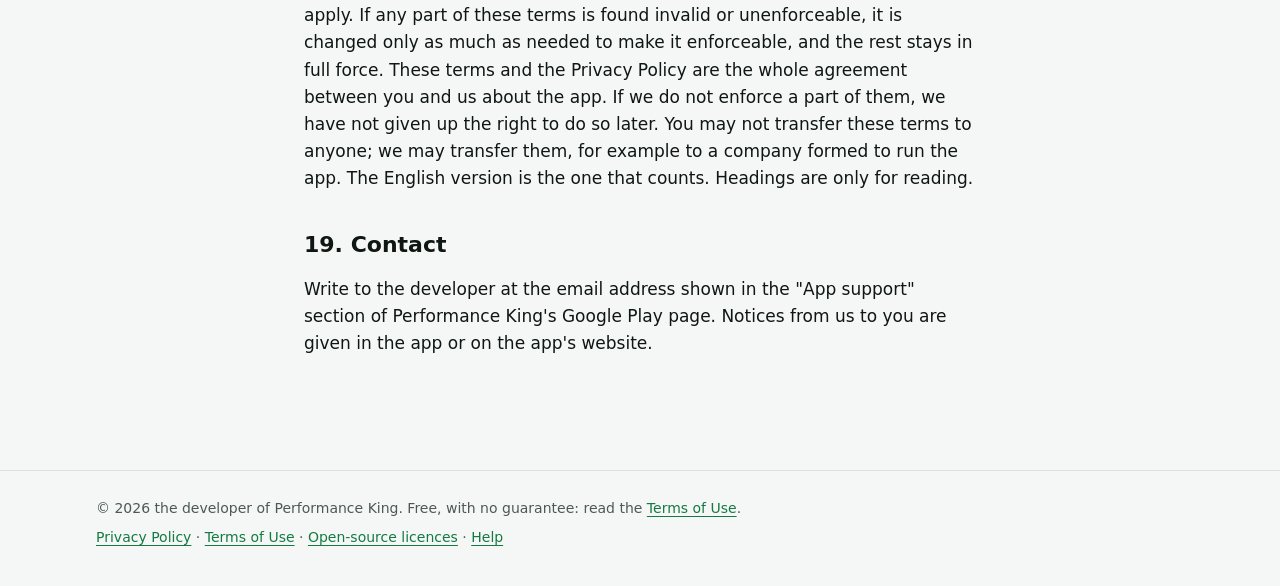
<file: terms.html>
<!doctype html>
<html lang="en">
<head>
<meta charset="utf-8">
<meta name="viewport" content="width=device-width, initial-scale=1">
<title>Terms of Use — Performance King</title>
<meta name="description" content="The Terms of Use of Performance King.">
<meta name="color-scheme" content="light dark">
<link rel="icon" href="img/icon-192.png">
<link rel="stylesheet" href="styles.css">
</head>
<body>
<header class="bar">
  <a class="brand" href="./"><img src="img/icon-192.png" alt="" width="32" height="32">Performance King</a>
  <nav><a href="support.html">Help</a><a href="about.html">About</a><a href="privacy.html">Privacy</a><a href="terms.html">Terms</a></nav>
</header>
<main class="doc">
<p class="note">This is the same text the app shows, and asks every user to read and agree to, before it can be used.</p>
<h1>Performance King — Terms of Use</h1>
<p>Effective 1 October 2026 · Version 2026-10-01</p>
<p><strong>Read every word. This is a legal agreement between you and the developer of Performance King. It says the app can lose your files, that it comes with no guarantee, and that you give up your right to sue or to go to court. If you do not agree, do not use the app.</strong></p>
<h2>1. Who we are and what these terms cover</h2>
<p>&quot;Performance King&quot; (the &quot;app&quot;) is published by the individual developer named on the app's Google Play page (&quot;we&quot;, &quot;us&quot;, &quot;our&quot;). &quot;You&quot; means the person using the app. These terms cover every edition, version and update of the app, and its website.</p>
<h2>2. Agreeing</h2>
<p>You agree to these terms when you tap &quot;I agree&quot; in the app, or when you use the app in any way. If you do not agree to every part, do not use the app, and uninstall it.</p>
<h2>3. Age</h2>
<p>You must be at least 18 years old, or the age of majority where you live if that is higher. If you are younger, do not use the app.</p>
<h2>4. What the app does to your files</h2>
<p>Performance King changes files on your phone. It reads, copies, moves, packs, checks and deletes files in your phone's shared storage. In particular:</p>
<ul><li>It moves the files it removes, such as spare copies of duplicates, into its own recycle bin.</li>
<li>It packs files into a smaller form and keeps them in a hidden folder named &quot;.PerformanceKing&quot; in your phone's main storage. You need Performance King to put a packed file back.</li>
<li>When you choose to free space, it deletes spare copies after checking that another copy exists and can be read back.</li>
<li>It copies files to backup places you choose, such as a memory card, a USB drive, or a folder offered by another app.</li>
<li>The full edition, which is not on Google Play, can also remove other apps from your phone while keeping their data, and clear their temporary files. Getting such an app back depends on Google Play still offering it.</li>
</ul>
<p>The app is built never to delete the only copy of a file. But it can make mistakes, and so can your phone.</p>
<h2>5. The app can lose your files</h2>
<p><strong>Read this part carefully.</strong> Software has bugs. Phones, memory cards and USB drives fail. Batteries die in the middle of work. Android updates change how phones behave. Other apps, such as &quot;cleaner&quot; apps, can delete the hidden folder where packed files are kept, and a factory reset deletes it too. Any of these, and things nobody has thought of, can cause files to be lost, damaged, changed or impossible to get back, including files in the recycle bin, packed files and backups.</p>
<p>The app has been tested on only a small number of phones and Android versions. It may not work correctly on yours.</p>
<p><strong>We do not promise that the app will work, that it will not lose or damage any file, or that anything can be recovered.</strong> Its checks lower the risk. They do not remove it.</p>
<h2>6. Your responsibility: keep your own backups</h2>
<p>Before you use the app, and for as long as you use it, you must keep at least one separate, working copy of every file that matters to you somewhere other than this phone, for example on a computer, another drive or a cloud service, and check that you can open it. If you choose not to, you accept that you may lose those files for ever, and that this is your responsibility, not ours.</p>
<p>Do not use the app on the only copy of anything you cannot afford to lose, such as medical, legal or financial records, work files, or photos and videos that cannot be taken again, unless that copy is also backed up somewhere else.</p>
<p>Do not use the app on any device where a failure or a lost file could cause death, injury, harm to health, or damage to property or the environment.</p>
<h2>7. No warranty</h2>
<p><strong>THE APP IS PROVIDED FREE OF CHARGE, &quot;AS IS&quot; AND &quot;AS AVAILABLE&quot;, WITH ALL FAULTS AND WITHOUT WARRANTY OF ANY KIND. TO THE FULLEST EXTENT ALLOWED BY LAW, WE DISCLAIM ALL WARRANTIES, CONDITIONS AND GUARANTEES, WHETHER EXPRESS, IMPLIED OR STATUTORY, INCLUDING ANY OF MERCHANTABILITY, SATISFACTORY QUALITY, FITNESS FOR A PARTICULAR PURPOSE, ACCURACY, RELIABILITY, AVAILABILITY, DATA INTEGRITY, TITLE AND NON-INFRINGEMENT. WE DO NOT WARRANT THAT THE APP WILL BE FREE OF ERRORS OR INTERRUPTIONS, THAT IT WILL FREE ANY SPACE, OR THAT IT WILL KEEP, PROTECT OR RECOVER ANY DATA. NOTHING WE SAY OR WRITE, IN THE APP, ON A STORE PAGE, ON OUR WEBSITE OR ANYWHERE ELSE, CREATES A WARRANTY.</strong></p>
<h2>8. Limits on our liability</h2>
<p><strong>TO THE FULLEST EXTENT ALLOWED BY LAW, WE ARE NOT LIABLE TO YOU OR ANYONE ELSE FOR ANY LOSS, DAMAGE, CORRUPTION OR DELETION OF FILES, PHOTOS, VIDEOS, DOCUMENTS, MESSAGES, APPS OR OTHER DATA; FOR ANY COST OF RECOVERING OR REPLACING THEM; FOR ANY LOSS OF PROFIT, INCOME, BUSINESS, OPPORTUNITY, GOODWILL OR TIME; FOR ANY DAMAGE TO ANY DEVICE; OR FOR ANY INDIRECT, INCIDENTAL, SPECIAL, CONSEQUENTIAL, EXEMPLARY OR PUNITIVE DAMAGES, HOWEVER CAUSED, WHETHER IN CONTRACT, TORT (INCLUDING NEGLIGENCE), STRICT LIABILITY, UNDER STATUTE OR OTHERWISE, EVEN IF WE WERE TOLD THEY MIGHT HAPPEN.</strong></p>
<p><strong>TO THE FULLEST EXTENT ALLOWED BY LAW, OUR TOTAL LIABILITY FOR ALL CLAIMS OF ANY KIND RELATING TO THE APP OR THESE TERMS, ADDED TOGETHER, IS LIMITED TO THE GREATER OF (A) WHAT YOU PAID US FOR THE APP IN THE 12 MONTHS BEFORE THE CLAIM AROSE AND (B) TEN US DOLLARS (USD 10).</strong></p>
<p>These limits apply even if a remedy fails of its essential purpose. They are an essential part of this agreement: the app is free because of them.</p>
<h2>9. What these terms cannot take away</h2>
<p>Some countries do not allow certain warranties or liability to be excluded or limited, for example liability for death or personal injury caused by negligence, for fraud, or certain consumer rights. Where such a law applies to you, the exclusions and limits in these terms apply as far as that law allows, and no further. Nothing in these terms limits a right that the law says cannot be limited.</p>
<h2>10. Your own risk; release</h2>
<p>You use the app entirely at your own risk. To the fullest extent allowed by law, you release us from all claims, demands and damages of every kind, known and unknown, that arise from or relate to the app. If California law applies to you, you waive California Civil Code section 1542, under which a general release does not extend to claims the releasing party does not know or suspect to exist when giving it; you also waive every similar law anywhere else.</p>
<h2>11. You agree not to sue us; disputes go to arbitration</h2>
<p><strong>To the fullest extent allowed by law, you agree not to sue us, and not to bring any claim against us in any court, for anything relating to the app or these terms, including lost or damaged files.</strong></p>
<p>If you have a complaint, you must first write to us (section 19) and give us 60 days to try to resolve it.</p>
<p>If it is not resolved, it will be decided only by final and binding arbitration, never in court:</p>
<ul><li>before one arbitrator, under the arbitration law of Pakistan in force at the time, with the seat of arbitration in Pakistan;</li>
<li>in English, and in writing or by video call wherever possible, so that neither of us has to travel;</li>
<li>with each side paying its own costs and lawyers, unless the arbitrator decides otherwise where the law requires;</li>
<li>with a final decision that may be entered as a judgment in any court with jurisdiction.</li>
</ul>
<p><strong>No class actions.</strong> You may bring a claim only for yourself, never as a claimant, member or representative in any class, collective, group or representative action or arbitration, and no arbitrator or court may join your claim with anyone else's.</p>
<p><strong>No jury.</strong> You give up any right to a trial by jury.</p>
<p><strong>One-year limit.</strong> Any claim must be started within one year after it arose, or it is barred for ever, unless the law requires a longer period.</p>
<p>If a court decides that this section cannot apply to a claim, that claim may be brought only in the courts of Pakistan, and the waivers of class actions and of a jury, the one-year limit, and sections 7 to 10 still apply as far as the law allows.</p>
<h2>12. Covering our costs if you misuse the app</h2>
<p>To the fullest extent allowed by law, you will defend and indemnify us against any claims, losses and costs, including reasonable legal fees, brought by anyone else that arise from your use of the app, your files, your breach of these terms, or your breaking any law or anyone else's rights, for example by using the app on a device or on files that are not yours.</p>
<h2>13. Your files and other people's</h2>
<p>You are responsible for the files on your phone and for having the right to copy, move and keep them. Use the app only on a device you own or are allowed to manage. We never see your files.</p>
<h2>14. Things that are not ours</h2>
<p>The app depends on things we do not control: Android, your phone's maker, Google Play, memory cards and USB drives, apps that provide backup folders such as cloud storage apps, and, in the full edition, Shizuku. We are not responsible for them, for what they do with your files, or for their changing or stopping.</p>
<h2>15. Your licence to use the app</h2>
<p>We give you a personal, free, non-exclusive, non-transferable and revocable licence to use the app on devices you own or control, under these terms. You may not sell, rent or redistribute it, or use it for anything unlawful. The app contains open-source software, which is licensed under its own terms; the list and the licences are inside the app's installation file and on its website, and nothing in these terms limits your rights under them. All other rights are reserved. The name &quot;Performance King&quot; and the app's design belong to us.</p>
<h2>16. Before you uninstall</h2>
<p>Uninstalling the app does not put anything back and does not delete the hidden &quot;.PerformanceKing&quot; folder. Packed files stay packed, and you need Performance King to put them back. Put back everything you want first (Pack away files, then Packed away), or reinstall the app later to get them back. If you delete that folder yourself, or another app or a reset deletes it, everything in it is gone.</p>
<h2>17. Changes and ending</h2>
<p>We may change, suspend or stop the app, or any part of it, at any time and without notice, and we have no duty to fix, update or support it. We may change these terms; when we do, the app shows you the new terms and you must agree to them before you can keep using it. If you do not agree, stop using the app.</p>
<p>You may stop using the app at any time. We may end your licence if you break these terms. Sections 5 to 14, 16, 18 and 19 continue to apply after these terms end.</p>
<h2>18. General</h2>
<p>These terms, and any dispute about them or the app, are governed by the laws of Pakistan, without regard to its conflict-of-laws rules. The United Nations Convention on Contracts for the International Sale of Goods does not apply. If any part of these terms is found invalid or unenforceable, it is changed only as much as needed to make it enforceable, and the rest stays in full force. These terms and the Privacy Policy are the whole agreement between you and us about the app. If we do not enforce a part of them, we have not given up the right to do so later. You may not transfer these terms to anyone; we may transfer them, for example to a company formed to run the app. The English version is the one that counts. Headings are only for reading.</p>
<h2>19. Contact</h2>
<p>Write to the developer at the email address shown in the &quot;App support&quot; section of Performance King's Google Play page. Notices from us to you are given in the app or on the app's website.</p>
</main>
<footer>
  <p>© 2026 the developer of Performance King. Free, with no guarantee: read the <a href="terms.html">Terms of Use</a>.</p>
  <p><a href="privacy.html">Privacy Policy</a> · <a href="terms.html">Terms of Use</a> · <a href="licenses.html">Open-source licences</a> · <a href="support.html">Help</a></p>
</footer>
</body>
</html>
</file>
<file: styles.css>
:root {
  --ground: #f5f7f6; --surface: #ffffff; --ink: #0f1713; --muted: #4c5a53; --line: #dbe3df;
  --accent: #157a41; --accent-ink: #ffffff; --warn-ground: #fff7e0; --warn-line: #e3b341;
  --radius: 14px; --gutter: clamp(16px, 4vw, 32px);
  --round: ui-rounded, "SF Pro Rounded", "Nunito", system-ui, sans-serif;
}
@media (prefers-color-scheme: dark) {
  :root {
    --ground: #0b0e14; --surface: #141924; --ink: #e8ecf4; --muted: #9aa5b8; --line: #252c3b;
    --accent: #4ade80; --accent-ink: #0b0e14; --warn-ground: #2a2412; --warn-line: #a17c1d;
  }
}
* { box-sizing: border-box; }
html { -webkit-text-size-adjust: 100%; }
body { margin: 0; background: var(--ground); color: var(--ink); font: 17px/1.6 system-ui, -apple-system, "Segoe UI", Roboto, sans-serif; }
a { color: var(--accent); text-underline-offset: 3px; }
a:focus-visible { outline: 3px solid var(--accent); outline-offset: 2px; border-radius: 4px; }
img { max-width: 100%; height: auto; }
.bar { display: flex; flex-wrap: wrap; gap: 8px 24px; align-items: center; justify-content: space-between; padding: 14px var(--gutter); border-bottom: 1px solid var(--line); }
.brand { display: flex; gap: 10px; align-items: center; font: 700 18px var(--round); color: var(--ink); text-decoration: none; }
.brand img { border-radius: 8px; }
nav { display: flex; flex-wrap: wrap; gap: 4px 18px; }
nav a { color: var(--muted); text-decoration: none; font-weight: 600; }
nav a:hover { color: var(--ink); }
main { padding: 0 var(--gutter); margin: 0 auto; }
main.doc { max-width: 46rem; padding-block: 32px 48px; }
main.wide { max-width: 68rem; }
h1, h2, h3 { font-family: var(--round); line-height: 1.2; text-wrap: balance; }
h1 { font-size: clamp(30px, 5vw, 46px); margin: 0.4em 0 0.3em; }
main.doc h1 { font-size: clamp(26px, 4vw, 34px); }
h2 { font-size: 22px; margin: 1.8em 0 0.4em; }
h3 { font-size: 19px; margin: 0 0 0.3em; }
p, li { max-width: 68ch; }
.lead { font-size: 20px; color: var(--muted); max-width: 40ch; }
.hero { display: grid; gap: 32px; grid-template-columns: 1fr; align-items: center; padding-block: 40px 24px; }
@media (min-width: 820px) { .hero { grid-template-columns: 1.1fr 0.9fr; } }
.hero .shot { justify-self: center; max-width: 300px; border-radius: 22px; border: 1px solid var(--line); box-shadow: 0 18px 50px rgb(0 0 0 / 0.18); }
.cta { display: inline-flex; align-items: center; gap: 10px; background: var(--accent); color: var(--accent-ink); font: 700 17px var(--round); padding: 14px 22px; border-radius: 12px; text-decoration: none; }
.cta:hover { filter: brightness(1.06); }
.small { font-size: 14px; color: var(--muted); }
.grid { display: grid; gap: 16px; grid-template-columns: repeat(auto-fit, minmax(min(100%, 15rem), 1fr)); margin-block: 8px 24px; }
.card { background: var(--surface); border: 1px solid var(--line); border-radius: var(--radius); padding: 20px; }
.card p { margin: 0; color: var(--muted); }
.warn { background: var(--warn-ground); border: 1px solid var(--warn-line); border-radius: var(--radius); padding: 20px 22px; margin-block: 24px; }
.warn h2 { margin-top: 0; }
.shots { display: flex; gap: 16px; overflow-x: auto; padding-block: 8px 20px; scroll-snap-type: x mandatory; }
.shots img { flex: 0 0 auto; width: min(240px, 70vw); border-radius: 16px; border: 1px solid var(--line); scroll-snap-align: start; }
main.doc ul, main.doc ol { padding-left: 1.2em; }
main.doc li { margin-block: 0.35em; }
.note { color: var(--muted); font-size: 15px; border-left: 3px solid var(--line); padding-left: 14px; }
details { background: var(--surface); border: 1px solid var(--line); border-radius: var(--radius); padding: 14px 18px; margin-block: 10px; }
summary { font-weight: 700; cursor: pointer; }
pre { white-space: pre-wrap; overflow-wrap: anywhere; font: 13px/1.5 ui-monospace, Menlo, Consolas, monospace; background: var(--surface); border: 1px solid var(--line); border-radius: var(--radius); padding: 16px; }
footer { border-top: 1px solid var(--line); margin-top: 48px; padding: 20px var(--gutter) 32px; color: var(--muted); font-size: 14px; }
footer p { margin: 6px auto; max-width: 68rem; }
</file>
